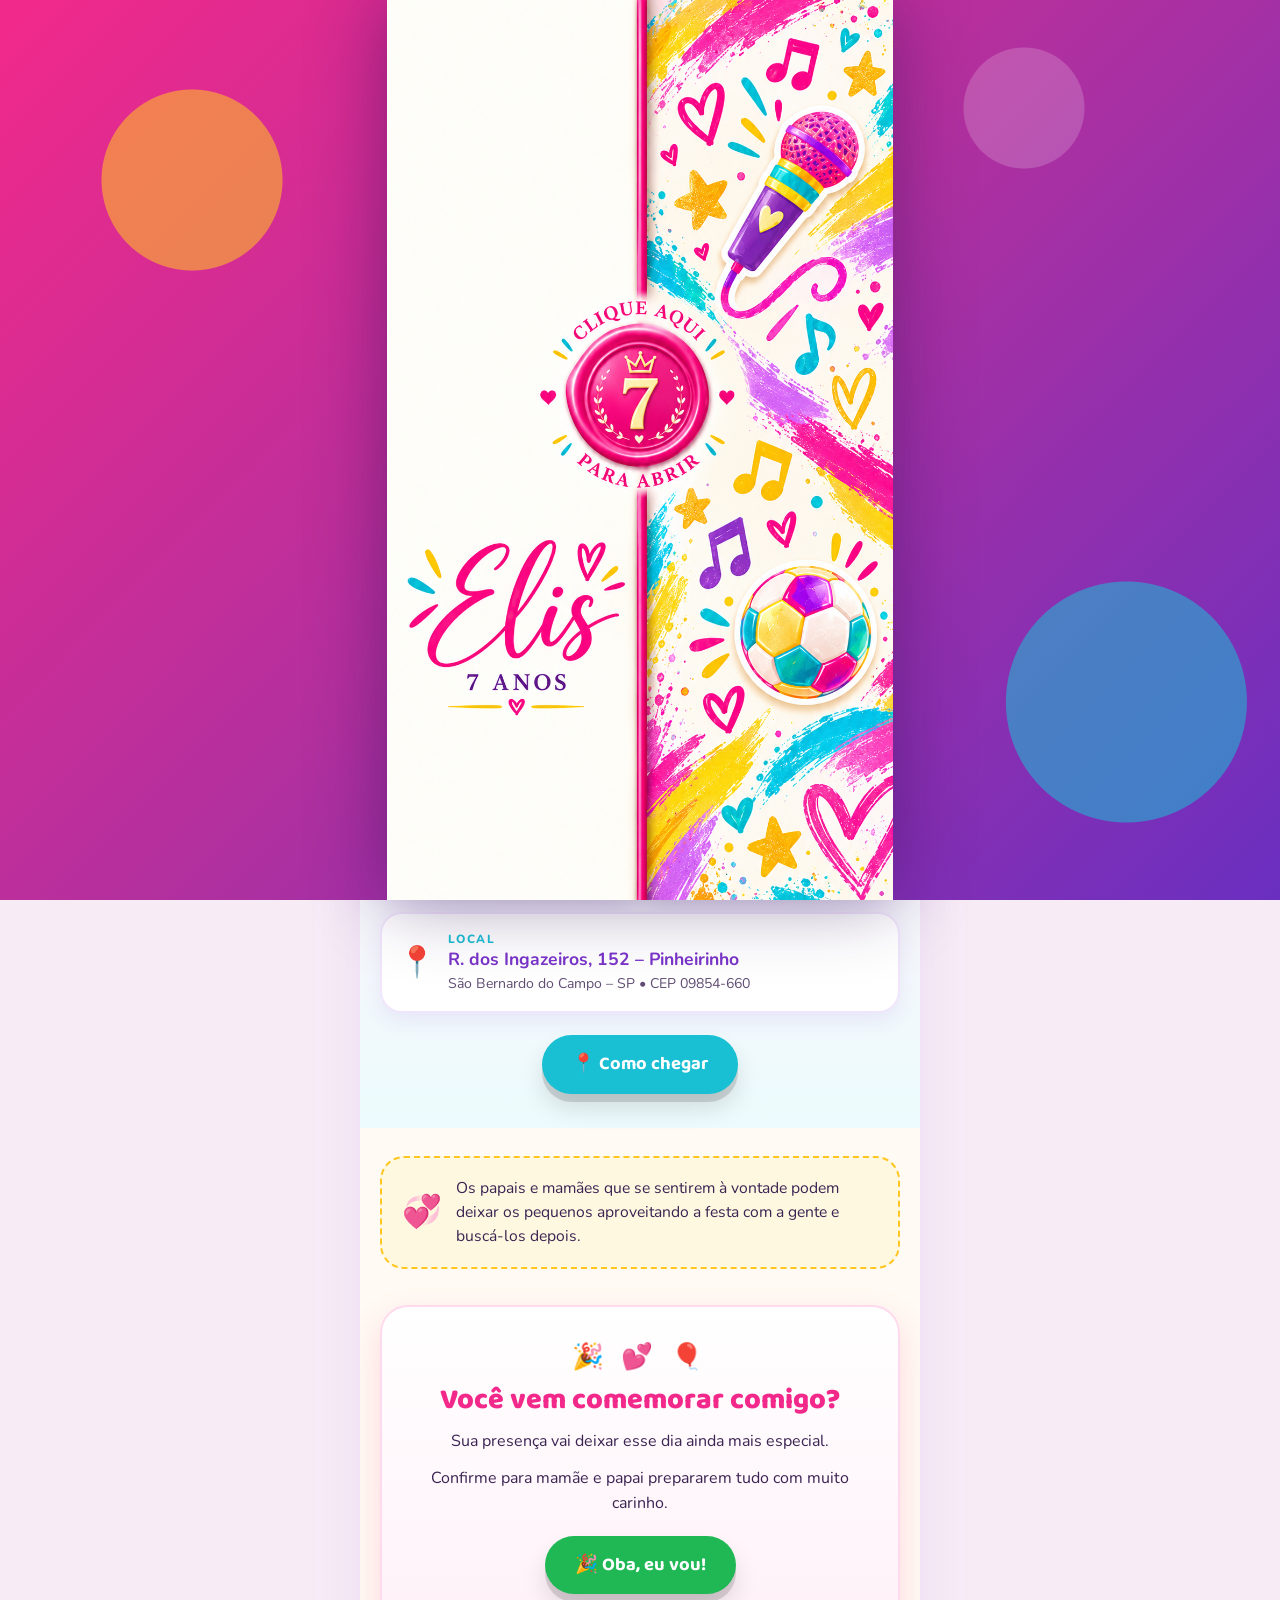
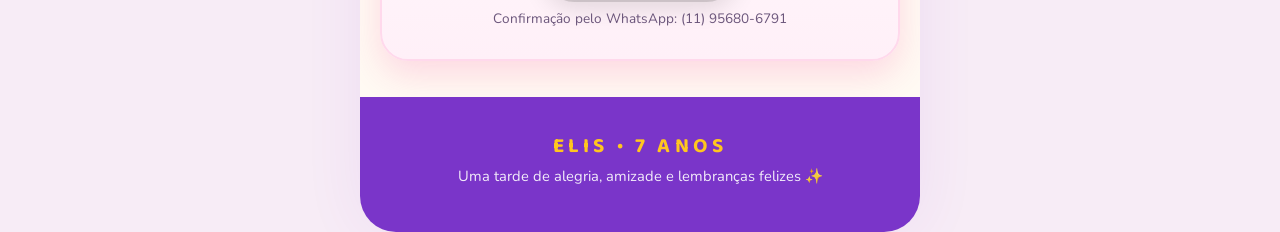
<file: index.html>
<!doctype html>
<html lang="pt-BR">
<head>
<meta charset="utf-8">
<meta name="viewport" content="width=device-width, initial-scale=1">
<meta name="theme-color" content="#f2298a">
<title>Elis 7 anos 💖</title>
<meta name="description" content="Convite de aniversário da Elis - 7 anos">

<!-- Prévia ao compartilhar no WhatsApp / redes -->
<meta property="og:type" content="website">
<meta property="og:locale" content="pt_BR">
<meta property="og:site_name" content="Aniversário da Elis">
<meta property="og:title" content="Elis 7 anos 💖 Você está convidado!">
<meta property="og:description" content="28 de novembro, às 16h • Toque para abrir o convite 🎉">
<meta property="og:url" content="https://rosemeire03.github.io/elis7anos/">
<meta property="og:image" content="https://rosemeire03.github.io/elis7anos/og-elis.jpg">
<meta property="og:image:type" content="image/jpeg">
<meta property="og:image:width" content="1200">
<meta property="og:image:height" content="630">
<meta property="og:image:alt" content="Convite de aniversário de 7 anos da Elis">
<meta name="twitter:card" content="summary_large_image">
<link rel="preconnect" href="https://fonts.googleapis.com">
<link rel="preconnect" href="https://fonts.gstatic.com" crossorigin>
<link href="https://fonts.googleapis.com/css2?family=Baloo+2:wght@500;600;700;800&family=Nunito:wght@400;600;700;800&display=swap" rel="stylesheet">
<link rel="stylesheet" href="styles.css">
</head>
<body class="locked">

<section id="envelope" class="envelope">
  <div class="cover-panel">
    <img src="capa-elis.png" alt="Capa do convite da Elis">
    <button id="openInvite" class="open-seal" aria-label="Abrir convite">
      <span class="seal-small">CLIQUE AQUI</span>
      <span class="seal-circle">7</span>
      <span class="seal-small">PARA ABRIR</span>
    </button>
  </div>
</section>

<div id="invite" class="invite" aria-hidden="true">
  <header class="inside-hero">
    <div class="paint paint1"></div>
    <div class="paint paint2"></div>
    <div class="inside-copy">
      <span class="mini">ELIS</span>
      <h1>7 ANOS</h1>
      <p>Uma tarde muito especial está chegando! 💕</p>
    </div>
  </header>

  <main>
    <section class="section">
      <div class="card intro">
        <div class="emoji-row">💖 🎵 ⭐ ⚽ ✨</div>
        <h2>Meu aniversário está chegando!</h2>
        <p>Mamãe e papai estão preparando uma comemoração muito especial para os meus 7 anos, e eu quero muito passar essa tarde com meus amiguinhos e amiguinhas! 🎂✨</p>
        <p class="strong">Vou ficar muito feliz se você vier comemorar comigo! 💖</p>
        <p class="signature">Espero você!<br><b>Com carinho, Elis 💖</b></p>
      </div>
    </section>

    <section class="section soft" id="local">
      <div class="section-wrap">
        <h2>Quando e onde?</h2>
        <div class="info-grid">
          <div class="info"><span>📅</span><div><small>Data</small><b>28 de novembro</b></div></div>
          <div class="info"><span>🕓</span><div><small>Horário</small><b>16h</b></div></div>
          <div class="info full"><span>📍</span><div><small>Local</small><b>R. dos Ingazeiros, 152 – Pinheirinho</b><em>São Bernardo do Campo – SP • CEP 09854-660</em></div></div>
        </div>
        <a class="action turquoise" href="https://www.google.com/maps/search/?api=1&query=R.%20dos%20Ingazeiros%2C%20152%20-%20Pinheirinho%2C%20S%C3%A3o%20Bernardo%20do%20Campo%20-%20SP%2C%2009854-660" target="_blank" rel="noopener">📍 Como chegar</a>
      </div>
    </section>

    <section class="section">
      <div class="parents-card">
        <span>💞</span>
        <p>Os papais e mamães que se sentirem à vontade podem deixar os pequenos aproveitando a festa com a gente e buscá-los depois.</p>
      </div>
    </section>

    <section class="section confirm" id="confirmacao">
      <div class="card confirm-card">
        <div class="emoji-row">🎉 💕 🎈</div>
        <h2>Você vem comemorar comigo?</h2>
        <p>Sua presença vai deixar esse dia ainda mais especial.</p>
        <p>Confirme para mamãe e papai prepararem tudo com muito carinho.</p>
        <a class="action whatsapp" href="https://wa.me/5511956806791?text=Ol%C3%A1%21%20Estou%20confirmando%20minha%20presen%C3%A7a%20no%20anivers%C3%A1rio%20de%207%20anos%20da%20Elis%2C%20dia%2028/11%20%C3%A0s%2016h.%20%F0%9F%92%95%F0%9F%8E%89" target="_blank" rel="noopener">🎉 Oba, eu vou!</a>
        <small class="wa-note">Confirmação pelo WhatsApp: (11) 95680-6791</small>
      </div>
    </section>
  </main>

  <footer>
    <b>ELIS • 7 ANOS</b>
    <span>Uma tarde de alegria, amizade e lembranças felizes ✨</span>
  </footer>
</div>

<script src="script.js"></script>
</body>
</html>
</file>
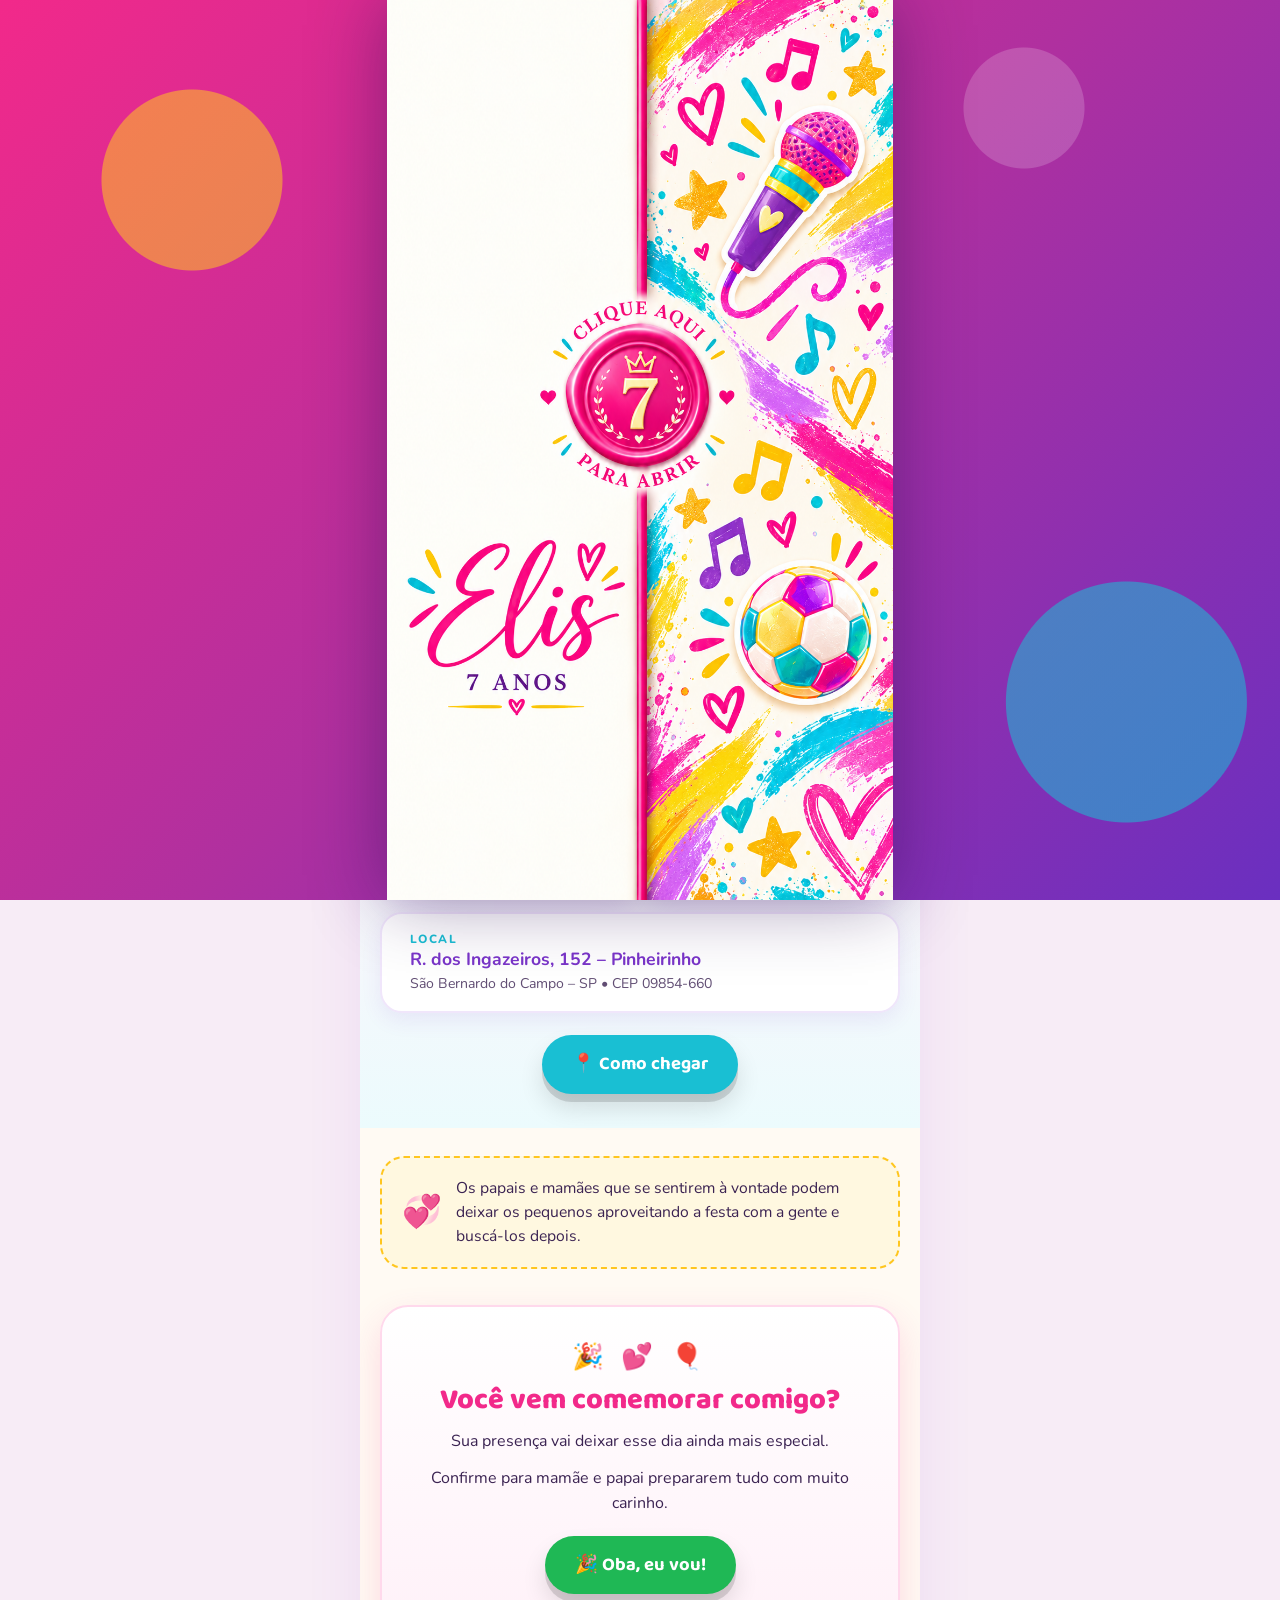
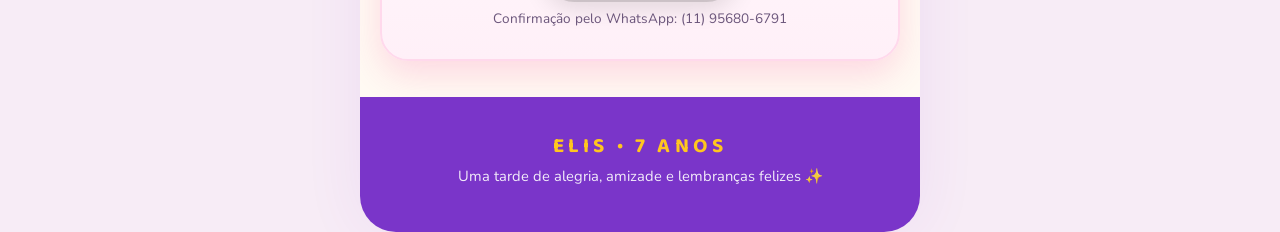
<file: index (2).html>
<!doctype html>
<html lang="pt-BR">
<head>
<meta charset="utf-8">
<meta name="viewport" content="width=device-width, initial-scale=1">
<meta name="theme-color" content="#f2298a">
<title>Elis 7 anos 💖</title>
<meta name="description" content="Convite de aniversário da Elis - 7 anos">

<!-- Prévia ao compartilhar no WhatsApp / redes -->
<meta property="og:type" content="website">
<meta property="og:locale" content="pt_BR">
<meta property="og:site_name" content="Aniversário da Elis">
<meta property="og:title" content="Elis 7 anos 💖 Você está convidado!">
<meta property="og:description" content="28 de novembro, às 16h • Toque para abrir o convite 🎉">
<meta property="og:url" content="https://rosemeire03.github.io/elis7anos/">
<meta property="og:image" content="https://rosemeire03.github.io/elis7anos/og-elis.jpg">
<meta property="og:image:type" content="image/jpeg">
<meta property="og:image:width" content="1200">
<meta property="og:image:height" content="630">
<meta property="og:image:alt" content="Convite de aniversário de 7 anos da Elis">
<meta name="twitter:card" content="summary_large_image">
<link rel="preconnect" href="https://fonts.googleapis.com">
<link rel="preconnect" href="https://fonts.gstatic.com" crossorigin>
<link href="https://fonts.googleapis.com/css2?family=Baloo+2:wght@500;600;700;800&family=Nunito:wght@400;600;700;800&display=swap" rel="stylesheet">
<link rel="stylesheet" href="styles.css">
</head>
<body class="locked">

<section id="envelope" class="envelope">
  <div class="cover-panel">
    <img src="capa-elis.png" alt="Capa do convite da Elis">
    <button id="openInvite" class="open-seal" aria-label="Abrir convite">
      <span class="seal-small">CLIQUE AQUI</span>
      <span class="seal-circle">7</span>
      <span class="seal-small">PARA ABRIR</span>
    </button>
  </div>
</section>

<div id="invite" class="invite" aria-hidden="true">
  <header class="inside-hero">
    <div class="paint paint1"></div>
    <div class="paint paint2"></div>
    <div class="inside-copy">
      <span class="mini">ELIS</span>
      <h1>7 ANOS</h1>
      <p>Uma tarde muito especial está chegando! 💕</p>
    </div>
  </header>

  <main>
    <section class="section">
      <div class="card intro">
        <div class="emoji-row">💖 🎵 ⭐ ⚽ ✨</div>
        <h2>Meu aniversário está chegando!</h2>
        <p>Mamãe e papai estão preparando uma comemoração muito especial para os meus 7 anos, e eu quero muito passar essa tarde com meus amiguinhos e amiguinhas! 🎂✨</p>
        <p class="strong">Vou ficar muito feliz se você vier comemorar comigo! 💖</p>
        <p class="signature">Espero você!<br><b>Com carinho, Elis 💖</b></p>
      </div>
    </section>

    <section class="section soft" id="local">
      <div class="section-wrap">
        <h2>Quando e onde?</h2>
        <div class="info-grid">
          <div class="info"><span class="ico ico-pink"><svg viewBox="0 0 24 24" fill="none" stroke="currentColor" stroke-width="2" stroke-linecap="round" stroke-linejoin="round" aria-hidden="true"><rect x="3" y="4.5" width="18" height="16.5" rx="3.5"/><path d="M3 10h18M8 2.5v4M16 2.5v4"/><path d="M12 17.2l-2.6-2.5a1.6 1.6 0 0 1 2.6-1.8 1.6 1.6 0 0 1 2.6 1.8z" fill="currentColor" stroke="none"/></svg></span><div><small>Data</small><b>28 de novembro</b></div></div>
          <div class="info"><span class="ico ico-yellow"><svg viewBox="0 0 24 24" fill="none" stroke="currentColor" stroke-width="2" stroke-linecap="round" stroke-linejoin="round" aria-hidden="true"><circle cx="12" cy="12" r="9"/><path d="M12 7v5l3.5 2"/></svg></span><div><small>Horário</small><b>16h</b></div></div>
          <div class="info full"><span class="ico ico-turq"><svg viewBox="0 0 24 24" fill="none" stroke="currentColor" stroke-width="2" stroke-linecap="round" stroke-linejoin="round" aria-hidden="true"><path d="M12 21.5s7-6.1 7-11.5a7 7 0 0 0-14 0c0 5.4 7 11.5 7 11.5z"/><circle cx="12" cy="10" r="2.6"/></svg></span><div><small>Local</small><b>R. dos Ingazeiros, 152 – Pinheirinho</b><em>São Bernardo do Campo – SP • CEP 09854-660</em></div></div>
        </div>
        <a class="action turquoise" href="https://www.google.com/maps/search/?api=1&query=R.%20dos%20Ingazeiros%2C%20152%20-%20Pinheirinho%2C%20S%C3%A3o%20Bernardo%20do%20Campo%20-%20SP%2C%2009854-660" target="_blank" rel="noopener">📍 Como chegar</a>
      </div>
    </section>

    <section class="section">
      <div class="parents-card">
        <span>💞</span>
        <p>Os papais e mamães que se sentirem à vontade podem deixar os pequenos aproveitando a festa com a gente e buscá-los depois.</p>
      </div>
    </section>

    <section class="section confirm" id="confirmacao">
      <div class="card confirm-card">
        <div class="emoji-row">🎉 💕 🎈</div>
        <h2>Você vem comemorar comigo?</h2>
        <p>Sua presença vai deixar esse dia ainda mais especial.</p>
        <p>Confirme para mamãe e papai prepararem tudo com muito carinho.</p>
        <a class="action whatsapp" href="https://wa.me/5511956806791?text=Ol%C3%A1%21%20Estou%20confirmando%20minha%20presen%C3%A7a%20no%20anivers%C3%A1rio%20de%207%20anos%20da%20Elis%2C%20dia%2028/11%20%C3%A0s%2016h.%20%F0%9F%92%95%F0%9F%8E%89" target="_blank" rel="noopener">🎉 Oba, eu vou!</a>
        <small class="wa-note">Confirmação pelo WhatsApp: (11) 95680-6791</small>
      </div>
    </section>
  </main>

  <footer>
    <b>ELIS • 7 ANOS</b>
    <span>Uma tarde de alegria, amizade e lembranças felizes ✨</span>
  </footer>
</div>

<script src="script.js"></script>
</body>
</html>
</file>
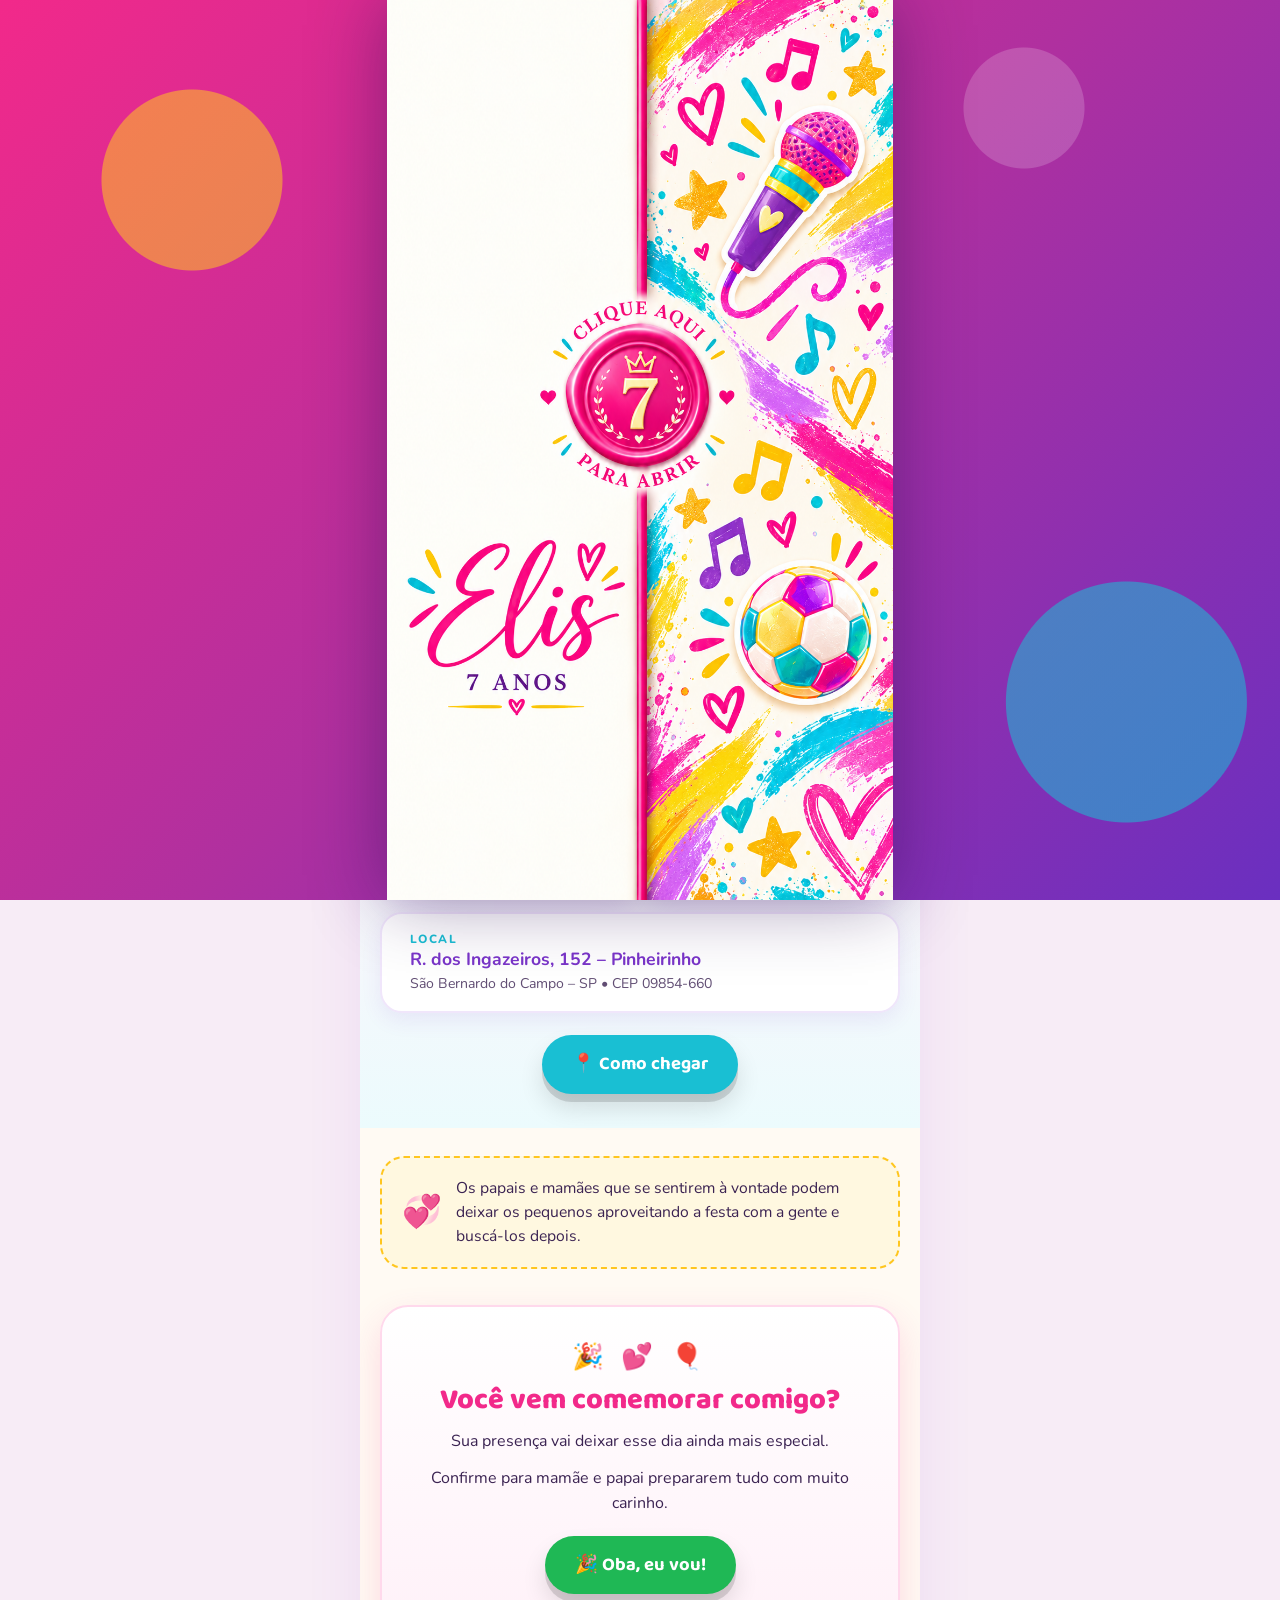
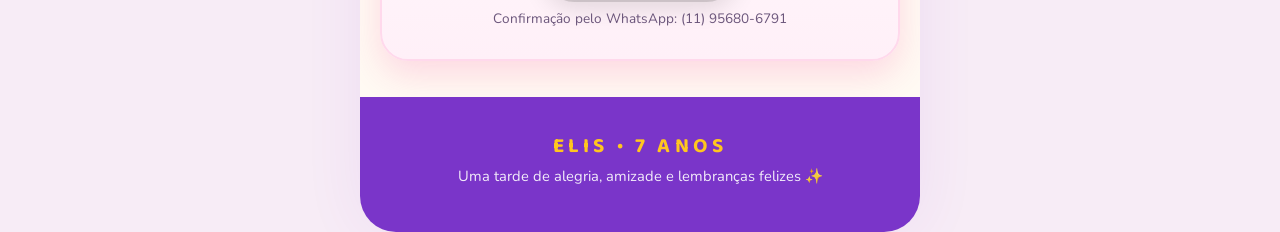
<file: index (3).html>
<!doctype html>
<html lang="pt-BR">
<head>
<meta charset="utf-8">
<meta name="viewport" content="width=device-width, initial-scale=1">
<meta name="theme-color" content="#f2298a">
<title>Elis 7 anos 💖</title>
<meta name="description" content="Convite de aniversário da Elis - 7 anos">

<!-- Prévia ao compartilhar no WhatsApp / redes -->
<meta property="og:type" content="website">
<meta property="og:locale" content="pt_BR">
<meta property="og:site_name" content="Aniversário da Elis">
<meta property="og:title" content="Elis 7 anos 💖 Você está convidado!">
<meta property="og:description" content="28 de novembro, às 16h • Toque para abrir o convite 🎉">
<meta property="og:url" content="https://rosemeire03.github.io/elis7anos/">
<meta property="og:image" content="https://rosemeire03.github.io/elis7anos/og-elis.jpg">
<meta property="og:image:type" content="image/jpeg">
<meta property="og:image:width" content="1200">
<meta property="og:image:height" content="630">
<meta property="og:image:alt" content="Convite de aniversário de 7 anos da Elis">
<meta name="twitter:card" content="summary_large_image">
<link rel="preconnect" href="https://fonts.googleapis.com">
<link rel="preconnect" href="https://fonts.gstatic.com" crossorigin>
<link href="https://fonts.googleapis.com/css2?family=Baloo+2:wght@500;600;700;800&family=Nunito:wght@400;600;700;800&display=swap" rel="stylesheet">
<link rel="stylesheet" href="styles.css?v=3">
</head>
<body class="locked">

<section id="envelope" class="envelope">
  <div class="cover-panel">
    <img src="capa-elis.png" alt="Capa do convite da Elis">
    <button id="openInvite" class="open-seal" aria-label="Abrir convite">
      <span class="seal-small">CLIQUE AQUI</span>
      <span class="seal-circle">7</span>
      <span class="seal-small">PARA ABRIR</span>
    </button>
  </div>
</section>

<div id="invite" class="invite" aria-hidden="true">
  <header class="inside-hero">
    <div class="paint paint1"></div>
    <div class="paint paint2"></div>
    <div class="inside-copy">
      <span class="mini">ELIS</span>
      <h1>7 ANOS</h1>
      <p>Uma tarde muito especial está chegando! 💕</p>
    </div>
  </header>

  <main>
    <section class="section">
      <div class="card intro">
        <div class="emoji-row">💖 🎵 ⭐ ⚽ ✨</div>
        <h2>Meu aniversário está chegando!</h2>
        <p>Mamãe e papai estão preparando uma comemoração muito especial para os meus 7 anos, e eu quero muito passar essa tarde com meus amiguinhos e amiguinhas! 🎂✨</p>
        <p class="strong">Vou ficar muito feliz se você vier comemorar comigo! 💖</p>
        <p class="signature">Espero você!<br><b>Com carinho, Elis 💖</b></p>
      </div>
    </section>

    <section class="section soft" id="local">
      <div class="section-wrap">
        <h2>Quando e onde?</h2>
        <div class="info-grid">
          <div class="info"><span class="ico ico-pink"><svg viewBox="0 0 24 24" fill="none" stroke="currentColor" stroke-width="2" stroke-linecap="round" stroke-linejoin="round" aria-hidden="true"><rect x="3" y="4.5" width="18" height="16.5" rx="3.5"/><path d="M3 10h18M8 2.5v4M16 2.5v4"/><path d="M12 17.2l-2.6-2.5a1.6 1.6 0 0 1 2.6-1.8 1.6 1.6 0 0 1 2.6 1.8z" fill="currentColor" stroke="none"/></svg></span><div><small>Data</small><b>28 de novembro</b></div></div>
          <div class="info"><span class="ico ico-yellow"><svg viewBox="0 0 24 24" fill="none" stroke="currentColor" stroke-width="2" stroke-linecap="round" stroke-linejoin="round" aria-hidden="true"><circle cx="12" cy="12" r="9"/><path d="M12 7v5l3.5 2"/></svg></span><div><small>Horário</small><b>16h</b></div></div>
          <div class="info full"><span class="ico ico-turq"><svg viewBox="0 0 24 24" fill="none" stroke="currentColor" stroke-width="2" stroke-linecap="round" stroke-linejoin="round" aria-hidden="true"><path d="M12 21.5s7-6.1 7-11.5a7 7 0 0 0-14 0c0 5.4 7 11.5 7 11.5z"/><circle cx="12" cy="10" r="2.6"/></svg></span><div><small>Local</small><b>R. dos Ingazeiros, 152 – Pinheirinho</b><em>São Bernardo do Campo – SP • CEP 09854-660</em></div></div>
        </div>
        <a class="action turquoise" href="https://www.google.com/maps/search/?api=1&query=R.%20dos%20Ingazeiros%2C%20152%20-%20Pinheirinho%2C%20S%C3%A3o%20Bernardo%20do%20Campo%20-%20SP%2C%2009854-660" target="_blank" rel="noopener">📍 Como chegar</a>
      </div>
    </section>

    <section class="section">
      <div class="parents-card">
        <span>💞</span>
        <p>Os papais e mamães que se sentirem à vontade podem deixar os pequenos aproveitando a festa com a gente e buscá-los depois.</p>
      </div>
    </section>

    <section class="section confirm" id="confirmacao">
      <div class="card confirm-card">
        <div class="emoji-row">🎉 💕 🎈</div>
        <h2>Você vem comemorar comigo?</h2>
        <p>Sua presença vai deixar esse dia ainda mais especial.</p>
        <p>Confirme para mamãe e papai prepararem tudo com muito carinho.</p>
        <a class="action whatsapp" href="https://wa.me/5511956806791?text=Ol%C3%A1%21%20Estou%20confirmando%20minha%20presen%C3%A7a%20no%20anivers%C3%A1rio%20de%207%20anos%20da%20Elis%2C%20dia%2028/11%20%C3%A0s%2016h.%20%F0%9F%92%95%F0%9F%8E%89" target="_blank" rel="noopener">🎉 Oba, eu vou!</a>
        <small class="wa-note">Confirmação pelo WhatsApp: (11) 95680-6791</small>
      </div>
    </section>
  </main>

  <footer>
    <b>ELIS • 7 ANOS</b>
    <span>Uma tarde de alegria, amizade e lembranças felizes ✨</span>
  </footer>
</div>

<script src="script.js?v=3"></script>
</body>
</html>
</file>
<file: styles.css>
:root {
  --pink: #f2298a;
  --pink-soft: #ffd9ec;
  --turquoise: #19bfd3;
  --yellow: #ffc61f;
  --purple: #7a35c9;
  --cream: #fffaf3;
  --ink: #3b2352;
  --radius: 28px;
  --shadow: 0 14px 34px rgba(242, 41, 138, .16);
}

* { box-sizing: border-box; margin: 0; padding: 0; }

html { scroll-behavior: smooth; }

body {
  font-family: "Nunito", system-ui, sans-serif;
  color: var(--ink);
  background: var(--cream);
  line-height: 1.55;
  -webkit-font-smoothing: antialiased;
}

body.locked { overflow: hidden; height: 100dvh; }

h1, h2, .mini, .seal-circle { font-family: "Baloo 2", "Nunito", sans-serif; }

/* ---------- CAPA ---------- */
.envelope {
  position: fixed;
  inset: 0;
  z-index: 50;
  display: grid;
  place-items: center;
  background:
    radial-gradient(circle at 15% 20%, rgba(255, 198, 31, .55) 0 90px, transparent 91px),
    radial-gradient(circle at 88% 78%, rgba(25, 191, 211, .55) 0 120px, transparent 121px),
    radial-gradient(circle at 80% 12%, rgba(255, 255, 255, .18) 0 60px, transparent 61px),
    linear-gradient(135deg, #f2298a 0%, #b0309f 50%, #6a2fc0 100%);
  transition: opacity .8s ease, transform .9s cubic-bezier(.7, 0, .3, 1), visibility 0s linear .9s;
}

.envelope.opening {
  opacity: 0;
  transform: scale(1.06);
  visibility: hidden;
  pointer-events: none;
}

.cover-panel {
  position: relative;
  height: 100dvh;
  width: min(100vw, calc(100dvh * 941 / 1672));
  aspect-ratio: 941 / 1672;
  box-shadow: 0 0 70px rgba(40, 10, 80, .45);
}

.cover-panel img {
  width: 100%;
  height: 100%;
  display: block;
  object-fit: cover;
  user-select: none;
  -webkit-user-drag: none;
}

/* área clicável sobre o lacre desenhado na capa */
.open-seal {
  position: absolute;
  left: 49.5%;
  top: 44%;
  width: 36%;
  aspect-ratio: 1;
  transform: translate(-50%, -50%);
  border: 0;
  border-radius: 50%;
  background: transparent;
  cursor: pointer;
  color: transparent;
  -webkit-tap-highlight-color: transparent;
}

.open-seal span {
  position: absolute;
  width: 1px;
  height: 1px;
  overflow: hidden;
  clip-path: inset(50%);
}

.open-seal::before,
.open-seal::after {
  content: "";
  position: absolute;
  inset: 17%;
  border-radius: 50%;
  border: 3px solid var(--pink);
  opacity: 0;
  animation: ring 2.4s ease-out infinite;
}
.open-seal::after { animation-delay: 1.2s; }

.open-seal:hover::before,
.open-seal:focus-visible::before { border-color: var(--yellow); }
.open-seal:focus-visible { outline: 3px dashed var(--turquoise); outline-offset: 4px; }

@keyframes ring {
  0%   { transform: scale(.85); opacity: .75; }
  100% { transform: scale(1.5); opacity: 0; }
}

/* ---------- CONVITE ---------- */
.invite {
  max-width: 560px;
  margin: 0 auto;
  background: var(--cream);
  min-height: 100dvh;
  overflow: hidden;
  box-shadow: 0 0 60px rgba(122, 53, 201, .08);
}

.inside-hero {
  position: relative;
  text-align: center;
  padding: 64px 24px 84px;
  color: #fff;
  background: linear-gradient(160deg, var(--pink) 0%, #ff5fa9 55%, #ff8cc0 100%);
  overflow: hidden;
}

.inside-hero::after {
  content: "";
  position: absolute;
  left: -5%;
  right: -5%;
  bottom: -1px;
  height: 46px;
  background: var(--cream);
  border-radius: 50% 50% 0 0 / 100% 100% 0 0;
}

.paint {
  position: absolute;
  border-radius: 60px;
  opacity: .9;
  transform: rotate(-24deg);
}
.paint1 { width: 200px; height: 30px; background: var(--yellow); top: 18px; right: -95px; }
.paint2 { width: 200px; height: 30px; background: var(--turquoise); bottom: 60px; left: -50px; }

.inside-copy { position: relative; z-index: 1; }

.mini {
  display: inline-block;
  font-size: 1.05rem;
  font-weight: 700;
  letter-spacing: .5em;
  padding-left: .5em;
  color: var(--yellow);
}

.inside-hero h1 {
  font-size: clamp(3.6rem, 18vw, 5.6rem);
  line-height: 1;
  font-weight: 800;
  text-shadow: 0 5px 0 rgba(122, 53, 201, .35);
  margin: 4px 0 10px;
}

.inside-hero p { font-size: 1.1rem; font-weight: 700; }

.section { padding: 18px 20px; }

.card {
  background: #fff;
  border-radius: var(--radius);
  padding: 30px 24px;
  text-align: center;
  box-shadow: var(--shadow);
  border: 2px solid var(--pink-soft);
}

.emoji-row { font-size: 1.6rem; letter-spacing: .2em; margin-bottom: 8px; }

.card h2, .section-wrap h2 {
  font-size: 1.8rem;
  line-height: 1.15;
  color: var(--pink);
  font-weight: 800;
  margin-bottom: 12px;
}

.card p { margin-bottom: 12px; }
.card p.strong { font-weight: 800; color: var(--purple); font-size: 1.08rem; }
.signature { margin-top: 18px; font-size: 1.05rem; }
.signature b { color: var(--pink); font-family: "Baloo 2", sans-serif; font-size: 1.25rem; }

/* quando e onde */
.section.soft {
  background: linear-gradient(180deg, #fff3fa, #ecfbfd);
  padding: 34px 20px;
  margin: 10px 0;
}

.section-wrap { text-align: center; }

.info-grid {
  display: grid;
  grid-template-columns: 1fr 1fr;
  gap: 12px;
  margin: 18px 0 22px;
  text-align: left;
}

.info {
  display: flex;
  align-items: center;
  gap: 12px;
  background: #fff;
  border-radius: 22px;
  padding: 16px;
  box-shadow: 0 8px 20px rgba(122, 53, 201, .09);
  border: 2px solid #f0e6fb;
}
.info.full { grid-column: 1 / -1; }
.info > span { font-size: 1.9rem; }
.info small {
  display: block;
  font-size: .74rem;
  font-weight: 800;
  letter-spacing: .12em;
  text-transform: uppercase;
  color: var(--turquoise);
}
.info b { display: block; font-size: 1.1rem; color: var(--purple); line-height: 1.25; }
.info em { display: block; font-style: normal; font-size: .88rem; margin-top: 3px; opacity: .8; }

/* botões */
.action {
  display: inline-block;
  padding: 15px 30px;
  border-radius: 999px;
  font-family: "Baloo 2", sans-serif;
  font-weight: 700;
  font-size: 1.15rem;
  color: #fff;
  text-decoration: none;
  box-shadow: 0 8px 0 rgba(0, 0, 0, .13), 0 14px 24px rgba(0, 0, 0, .12);
  transition: transform .15s ease, box-shadow .15s ease;
}
.action:active { transform: translateY(4px); box-shadow: 0 4px 0 rgba(0, 0, 0, .13); }
.action.turquoise { background: var(--turquoise); }
.action.whatsapp { background: #1fb855; margin-top: 8px; }

/* pais */
.parents-card {
  display: flex;
  gap: 14px;
  align-items: center;
  background: #fff8e0;
  border: 2px dashed var(--yellow);
  border-radius: 24px;
  padding: 18px 20px;
  font-size: .98rem;
}
.parents-card span { font-size: 2rem; }

/* confirmação */
.confirm { padding-bottom: 36px; }
.confirm-card { background: linear-gradient(180deg, #fff, #fff0f8); }
.wa-note { display: block; margin-top: 14px; font-size: .85rem; opacity: .75; }

footer {
  text-align: center;
  padding: 34px 20px 44px;
  background: var(--purple);
  color: #fff;
}
footer b {
  display: block;
  font-family: "Baloo 2", sans-serif;
  font-size: 1.3rem;
  letter-spacing: .2em;
  color: var(--yellow);
}
footer span { font-size: .92rem; opacity: .9; }

/* entrada suave */
.reveal { opacity: 0; transform: translateY(26px); transition: opacity .7s ease, transform .7s ease; }
.reveal.in { opacity: 1; transform: none; }

/* confete de corações */
.float-heart {
  position: fixed;
  bottom: -30px;
  z-index: 60;
  pointer-events: none;
  animation: rise linear forwards;
}
@keyframes rise {
  to { transform: translateY(-110vh) rotate(25deg); opacity: 0; }
}

@media (prefers-reduced-motion: reduce) {
  * { animation: none !important; transition: none !important; }
  .reveal { opacity: 1; transform: none; }
}

@media (min-width: 600px) {
  body { background: #f7ecf6; }
  .invite { margin: 24px auto; border-radius: 36px; min-height: 0; }
}
</file>
